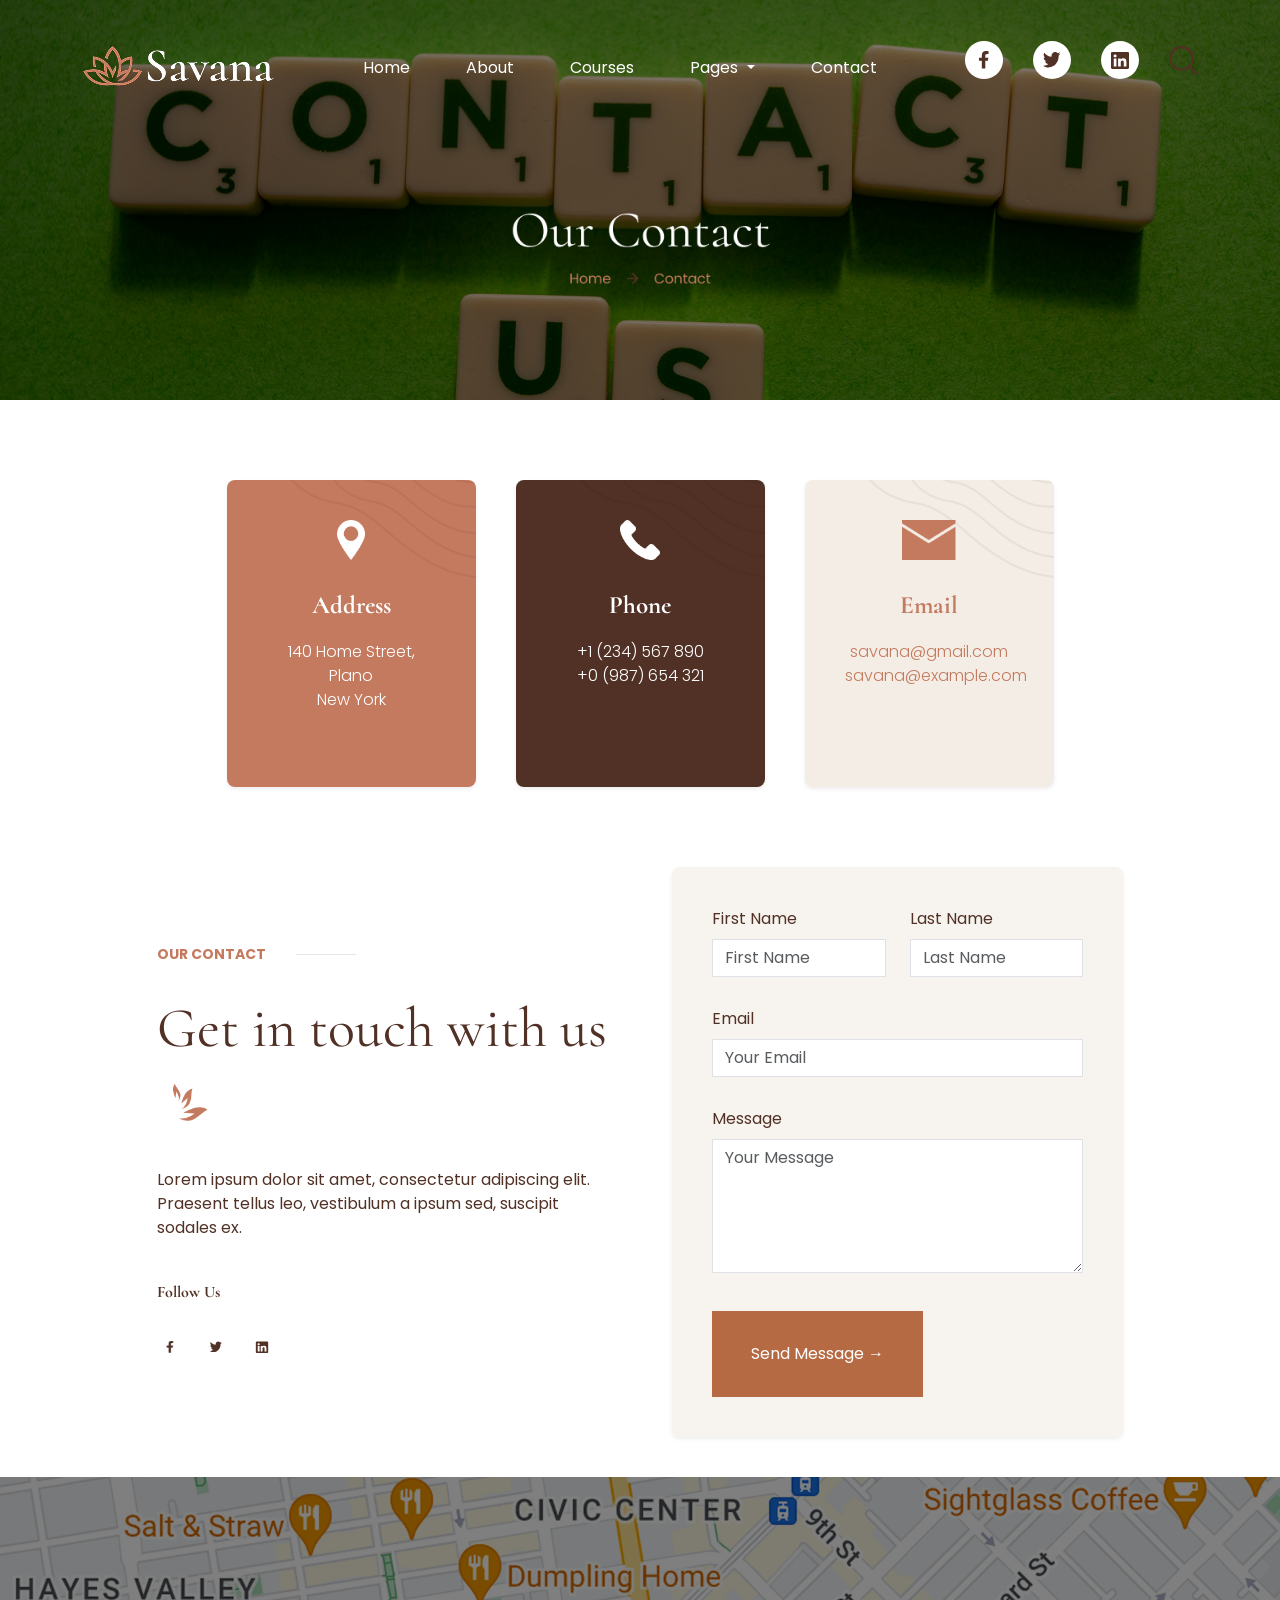
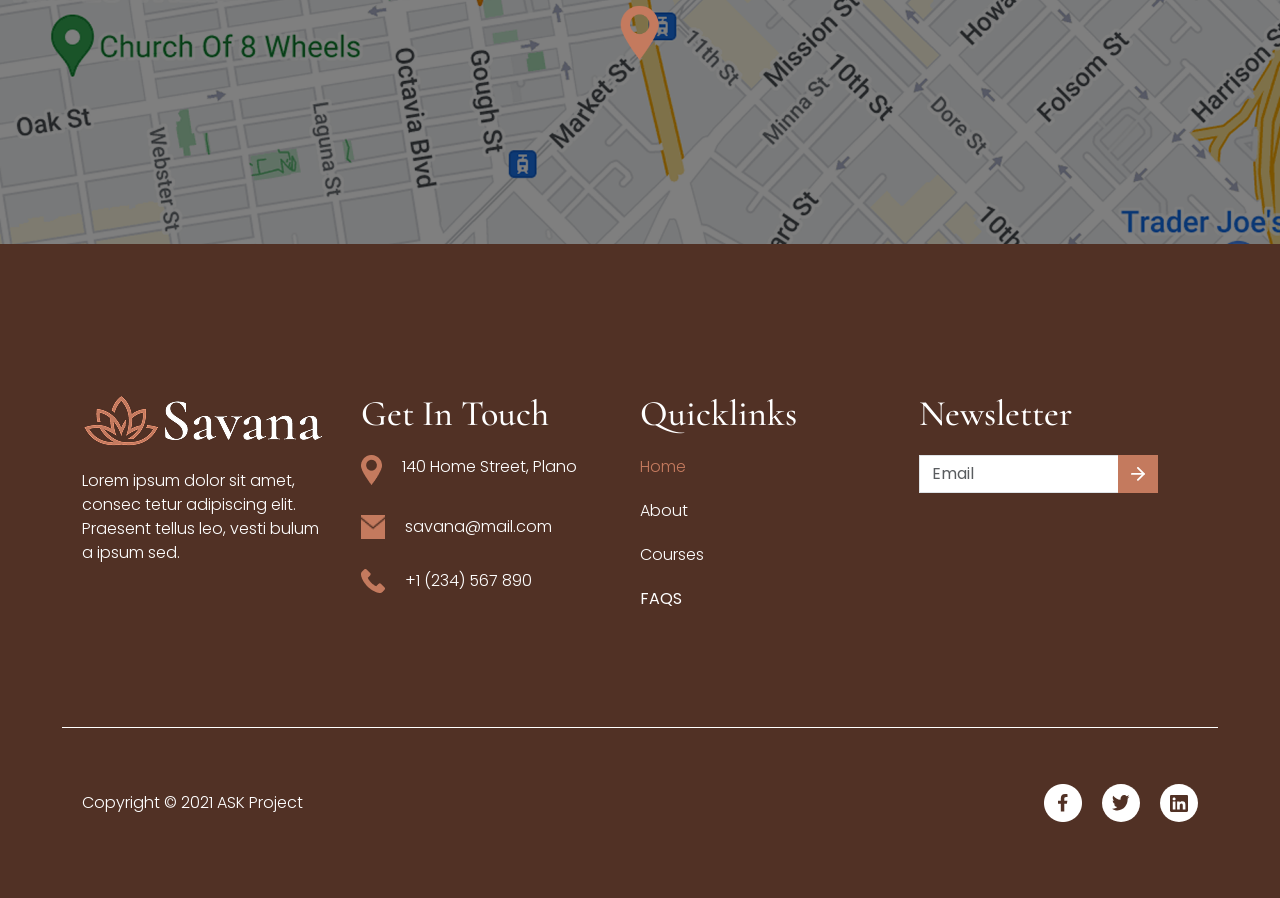
<file: contect.html>
<!DOCTYPE html>
<html lang="en">

<head>
    <meta charset="UTF-8">
    <meta name="viewport" content="width=device-width, initial-scale=1.0">
    <title>Contect</title>
    <link rel="stylesheet" href="./assest/css/style.min.css">
    <link rel="preconnect" href="https://fonts.googleapis.com">
    <link rel="preconnect" href="https://fonts.gstatic.com" crossorigin>
    <link
        href="https://fonts.googleapis.com/css2?family=Cormorant:ital,wght@0,300..700;1,300..700&family=Poppins:ital,wght@0,100;0,200;0,300;0,400;0,500;0,600;0,700;0,800;0,900;1,100;1,200;1,300;1,400;1,500;1,600;1,700;1,800;1,900&display=swap"
        rel="stylesheet">
</head>

<body class="font-family">




    <header class="custom-header-section mb-5 nav-heading">

        <nav class="navbar navbar-expand-xl pt-3 pb-5 custom-navbar-style">
            <div class="container custom-container-xxl">
                <a class="navbar-brand" href="index.html">
                    <img src="./assest/logo/logo2.png" alt="Site Logo" class="custom-logo-size">
                </a>

                <button class="navbar-toggler" type="button" data-bs-toggle="collapse"
                    data-bs-target="#navbarSupportedContent" aria-controls="navbarSupportedContent"
                    aria-expanded="false" aria-label="Toggle navigation">
                    <span class="navbar-toggler-icon custom-toggler-icon"></span>
                </button>

                <div class="collapse navbar-collapse" id="navbarSupportedContent">
                    <ul class="navbar-nav d-flex gap-5 mx-auto mb-2 mb-lg-0 custom-nav-links">

                        <li class="nav-item">
                            <a class="nav-link text-secondary custom-nav-link-style" aria-current="page"
                                href="./index.html">Home</a>
                        </li>

                        <li class="nav-item">
                            <a class="nav-link active text-primary custom-nav-link-style" href="./about.html">About</a>
                        </li>

                        <li class="nav-item">
                            <a class="nav-link text-secondary custom-nav-link-style" href="#">Courses</a>
                        </li>

                        <li class="nav-item dropdown">
                            <a class="nav-link dropdown-toggle text-secondary custom-nav-link-style" href="#"
                                role="button" data-bs-toggle="dropdown" aria-expanded="false">
                                Pages
                            </a>
                            <ul class="dropdown-menu custom-dropdown-menu-style">
                                <li><a class="dropdown-item" href="#">Action</a></li>
                                <li><a class="dropdown-item" href="#">Another action</a></li>
                                <li>
                                    <hr class="dropdown-divider">
                                </li>
                                <li><a class="dropdown-item" href="#">Something else here</a></li>
                            </ul>
                        </li>

                        <li class="nav-item">
                            <a class="nav-link text-secondary custom-nav-link-style" href="./contact.html">Contact</a>
                        </li>
                    </ul>

                    <ul class="d-flex align-items-center gap-3 custom-social-search-icons">
                        <a href="#"><img src="./assest/icon/facebook.png" alt="Facebook icon"
                                class="img-fluid custom-icon-filter"></a>
                        <a href="#"><img src="./assest/icon/twitter.svg" alt="Twitter icon"
                                class="custom-icon-filter"></a>
                        <a href="#"><img src="./assest/icon/linkedin.svg" alt="Instagram icon"
                                class="custom-icon-filter"></a>
                        <a href="#"><img src="./assest/icon/search.svg" alt="Search icon"
                                class="custom-icon-filter"></a>
                    </ul>
                </div>
            </div>
        </nav>

        <section class="main-breadcrumb-section custom-breadcrumb-bg-overlay">
            <div class="container py-5 py-lg-7 position-relative custom-z-index-content">
            </div>
        </section>
    </header>












    <section class="contact-cards-section py-5 py-lg-5 bg-white">
        <div class="container custom-container-xxl">
            <div class="row justify-content-center g-4 g-lg-5">

                <!-- Address Card -->
                <div class="col-12 col-md-4 col-xl-3">
                    <div class="text-center p-5 rounded-3 shadow-sm bg-primary position-relative overflow-hidden"
                        style="max-width:474px; min-height:307px; margin:auto;">

                        <img src="./assest/icon/location1.png" alt="Location Icon" class="mb-3"
                            style="height: 40px; z-index: 2; position: relative;">

                        <h3 class="h4 text-light fw-bold mb-2 font-family-cormorant" style="z-index: 2; position: relative;">
                            Address
                        </h3>

                        <p class="mb-0 text-light fw-light" style="z-index: 2; position: relative;">
                            140 Home Street, Plano <br> New York
                        </p>

                        <img class="position-absolute top-0 end-0 img-fluid w-auto" src="./assest/logo/shape20.png"
                            alt="Background Shape" style="max-width:250px; z-index:1;">
                    </div>
                </div>

                <!-- Phone Card -->
                <div class="col-12 col-md-4 col-xl-3">
                    <div class="text-center p-5 rounded-3 shadow-sm bg-secondary position-relative overflow-hidden"
                        style="max-width:474px; min-height:307px; margin:auto;">

                        <img src="./assest/icon/call.png" alt="Phone Icon" class="mb-3"
                            style="height: 40px; z-index: 2; position: relative;">

                        <h3 class="h4 text-light fw-bold mb-2 font-family-cormorant" style="z-index: 2; position: relative;">
                            Phone
                        </h3>

                        <p class="mb-0 text-light fw-light" style="z-index: 2; position: relative;">
                            +1 (234) 567 890 <br> +0 (987) 654 321
                        </p>

                        <img class="position-absolute top-0 end-0 img-fluid w-auto" src="./assest/logo/shape20.png"
                            alt="Background Shape" style="max-width:250px; z-index:1;">
                    </div>
                </div>

                <!-- Email Card -->
                <div class="col-12 col-md-4 col-xl-3">
                    <div class="text-center p-5 rounded-3 shadow-sm bg-danger position-relative overflow-hidden"
                        style="max-width:474px; min-height:307px; margin:auto;">

                        <img src="./assest/icon/mail.png" alt="Email Icon" class="mb-3"
                            style="height: 40px; z-index: 2; position: relative;">

                        <h3 class="h4 fw-bold mb-2 text-primary font-family-cormorant" style="z-index: 2; position: relative;">
                            Email
                        </h3>

                        <p class="mb-0 fw-light text-primary" style="z-index: 2; position: relative;">
                            savana@gmail.com <br> savana@example.com
                        </p>

                        <img class="position-absolute top-0 end-0 img-fluid w-auto" src="./assest/logo/shape20.png"
                            alt="Background Shape" style="max-width:250px; z-index:1;">
                    </div>
                </div>

            </div>
        </div>
    </section>







    <section class="contact-us-section py-5 py-lg-5 custom-bg-light-beige">

        <div class="container">

            <div class="row justify-content-center">

                <!-- LEFT TEXT SECTION -->
                <div class="col-12 col-lg-5 d-flex flex-column justify-content-center pt-4 pt-lg-0">

                    <div class="d-flex align-items-center mb-3">
                        <p class="small text-uppercase fw-bold mb-0 me-3 text-primary">OUR CONTACT</p>
                        <span class="d-inline-block opacity-50"
                            style="width: 60px; height: 1px; background:#ccc;"></span>
                    </div>

                    <h2 class="mb-4 font-family-cormorant display-4 fw-normal text-secondary">
                        Get in touch with us
                        <img src="./assest/logo/flower.png" alt="" class="ms-1" style="width:35px;">
                    </h2>

                    <p class="mb-5 text-secondary">
                        Lorem ipsum dolor sit amet, consectetur adipiscing elit. Praesent
                        tellus leo, vestibulum a ipsum sed, suscipit sodales ex.
                    </p>

                    <p class="fw-bold mb-3 font-family-cormorant text-secondary">Follow Us</p>

                    <div class="d-flex align-items-center">
                        <a href="#" class="me-2">
                            <img src="./assest/icon/facebook.png" alt="Facebook Icon" width="26">
                        </a>

                        <a href="#" class="me-2">
                            <img src="./assest/icon/twitter.svg" alt="Twitter Icon" width="26">
                        </a>

                        <a href="#">
                            <img src="./assest/icon/linkedin.svg" alt="LinkedIn Icon" width="26">
                        </a>
                    </div>

                </div>

                <!-- RIGHT FORM SECTION -->
                <div class="col-12 col-md-8 col-lg-5 ms-lg-5 mt-5 mt-lg-0">

                    <div class="p-5 rounded-3 shadow-sm" style="background:#F7F3EF;">

                        <form action="#" method="POST">
                            <div class="row mb-3">

                                <div class="col-12 col-md-6 mb-3 mb-md-0">
                                    <label for="firstName" class="form-label text-secondary">First Name</label>
                                    <input type="text" class="form-control" id="firstName" placeholder="First Name">
                                </div>

                                <div class="col-12 col-md-6">
                                    <label for="lastName" class="form-label text-secondary">Last Name</label>
                                    <input type="text" class="form-control" id="lastName" placeholder="Last Name">
                                </div>

                            </div>

                            <div class="mb-3">
                                <label for="email" class="form-label text-secondary">Email</label>
                                <input type="email" class="form-control" id="email" placeholder="Your Email">
                            </div>

                            <div class="mb-4">
                                <label for="message" class="form-label text-secondary">Message</label>
                                <textarea class="form-control" id="message" rows="5"
                                    placeholder="Your Message"></textarea>
                            </div>

                            <button type="submit" class="btn px-4 py-3 text-light" style="background:#B66A44;">
                                Send Message →
                            </button>
                        </form>
                    </div>
                </div>

            </div>
        </div>
    </section>
































    <footer class="bg-secondary">
        <img src="./assest/images/map.png" alt="Map image" class="img-fluid w-100 custom-map-image-style">
        <div class="container pt-7">
            <div class="row g-5 pb-6">
                <div class="row g-5 pb-6">
                    <div class="col-12 col-xl-3 text-light">
                        <a href="index.html"><img src="./assest/logo/savanalogo.png" alt="Website Logo"></a>
                        <p class="pt-2 fw-light">Lorem ipsum dolor sit amet, consec tetur adipiscing elit.
                            Praesent
                            tellus
                            leo, vesti bulum a ipsum sed.</p>
                    </div>

                    <div class="col-12 col-md-6 col-xl-3">
                        <h2 class="fs-3 text-light pb-2 font-family-cormorant">Get In Touch</h2>
                        <ul class="list-unstyled d-flex flex-column gap-3  text-light">
                            <li><a href="#" class="d-flex gap-2 text-light fw-light"><img
                                        src="./assest/icon/location.png" alt="Location Icon">140 Home Street,
                                    Plano</a></li>
                            <li><a href="#" class="d-flex gap-2 text-light fw-light"><img src="./assest/icon/email.png"
                                        alt="Email Icon">savana@mail.com</a></li>
                            <li><a href="tel: +1 (234) 567 890" class="d-flex gap-2 text-light fw-light"><img
                                        src="./assest/icon/phone1.png" alt="Location Icon">+1 (234) 567 890</a>
                            </li>
                        </ul>
                    </div>
                    <div class="col-12 col-md-6 col-xl-3">
                        <h2 class="fs-3 text-light pb-2 font-family-cormorant">Quicklinks</h2>
                        <ul class="list-unstyled d-flex flex-column gap-2">
                            <li><a href="#" class="text-primary fw-light">Home</a></li>
                            <li><a href="#" class="text-light fw-light">About</a></li>
                            <li><a href="#" class="text-light fw-light fw-light">Courses</a></li>
                            <li><a href="#" class="text-light">FAQS</a></li>
                        </ul>
                    </div>
                    <div class="footer-form col-12 col-xl-3">
                        <h2 class="fs-3 text-light pb-2 font-family-cormorant">Newsletter</h2>
                        <div class="input-group mb-3">
                            <input type="text" class="form-control" placeholder="Email" aria-label="Email"
                                aria-describedby="button-addon2">
                            <button class="btn bg-primary" type="button" id="button-addon2"><img
                                    src="./assest/icon/arrow.svg" alt="Right Arrow icon"></button>
                        </div>
                    </div>
                </div>
                <div class="line"></div>
                <div class="py-1 d-flex align-items-center justify-content-between">
                    <p class="m-0 text-light fw-light">Copyright © 2021 ASK Project</p>
                    <div class="d-flex gap-2">
                        <a href="#"><img src="./assest/icon/facebook.png" alt="Facebook Icon"></a>
                        <a href="#"><img src="./assest/icon/twitter.svg" alt="Twitter Icon"></a>
                        <a href="#"><img src="./assest/icon/linkedin.svg" alt="Linkedin Icon"></a>
                    </div>
                </div>
            </div>
    </footer>

    <script src="https://cdn.jsdelivr.net/npm/bootstrap@5.3.8/dist/js/bootstrap.bundle.min.js"
        integrity="sha384-FKyoEForCGlyvwx9Hj09JcYn3nv7wiPVlz7YYwJrWVcXK/BmnVDxM+D2scQbITxI"
        crossorigin="anonymous"></script>
</body>

</html>
</file>
